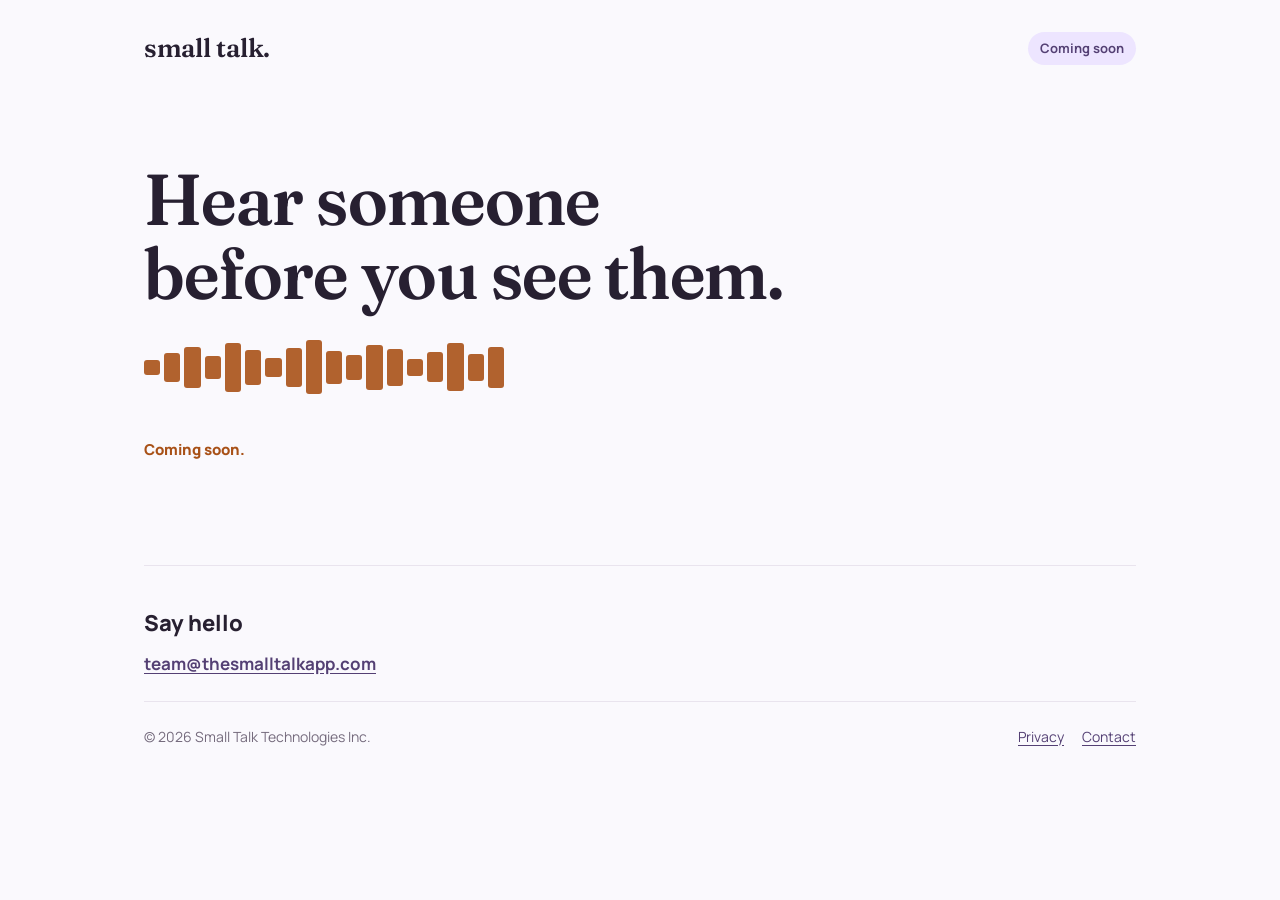
<file: index.html>
<!doctype html>
<html lang="en">
<head>
<meta charset="utf-8">
<meta name="viewport" content="width=device-width, initial-scale=1, viewport-fit=cover">
<title>Small Talk</title>
<meta name="description" content="Small Talk, from Small Talk Technologies Inc. Coming soon.">
<meta property="og:title" content="Small Talk">
<meta property="og:description" content="Hear someone before you see them. Coming soon.">
<meta property="og:url" content="https://thesmalltalkapp.com/">
<meta property="og:type" content="website">
<meta name="theme-color" content="#FAF9FD" media="(prefers-color-scheme: light)">
<meta name="theme-color" content="#1D1924" media="(prefers-color-scheme: dark)">
<link rel="icon" href="favicon.svg" type="image/svg+xml">
<link rel="preconnect" href="https://fonts.googleapis.com">
<link rel="preconnect" href="https://fonts.gstatic.com" crossorigin>
<link rel="stylesheet" href="https://fonts.googleapis.com/css2?family=Fraunces:opsz,wght,SOFT,WONK@9..144,600,0..100,0..1&family=Manrope:wght@400;600;700;800&display=swap">
<link rel="stylesheet" href="site.css">
</head>
<body>
<div class="wrap">
  <header class="site">
    <a class="wordmark" href="/">small talk.</a>
    <span class="pill">Coming soon</span>
  </header>

  <main>
    <section class="hero hero-min" aria-labelledby="hero-title">
      <h1 id="hero-title">Hear someone before you see them.</h1>
      <div class="bars bars-min" aria-hidden="true">
        <i style="height:28%"></i><i style="height:52%"></i><i style="height:74%"></i><i style="height:40%"></i><i style="height:88%"></i><i style="height:62%"></i><i style="height:34%"></i><i style="height:70%"></i><i style="height:96%"></i><i style="height:58%"></i><i style="height:44%"></i><i style="height:80%"></i><i style="height:66%"></i><i style="height:30%"></i><i style="height:54%"></i><i style="height:86%"></i><i style="height:48%"></i><i style="height:72%"></i>
      </div>
      <p class="soon"><b>Coming soon.</b></p>
    </section>

    <section class="contact" aria-labelledby="contact-title">
      <h2 id="contact-title">Say hello</h2>
      <p><a href="mailto:team@thesmalltalkapp.com">team@thesmalltalkapp.com</a></p>
    </section>
  </main>

  <footer class="site">
    <span>© 2026 Small Talk Technologies Inc.</span>
    <nav aria-label="Footer"><a href="privacy.html">Privacy</a><a href="mailto:team@thesmalltalkapp.com">Contact</a></nav>
  </footer>
</div>
</body>
</html>
</file>
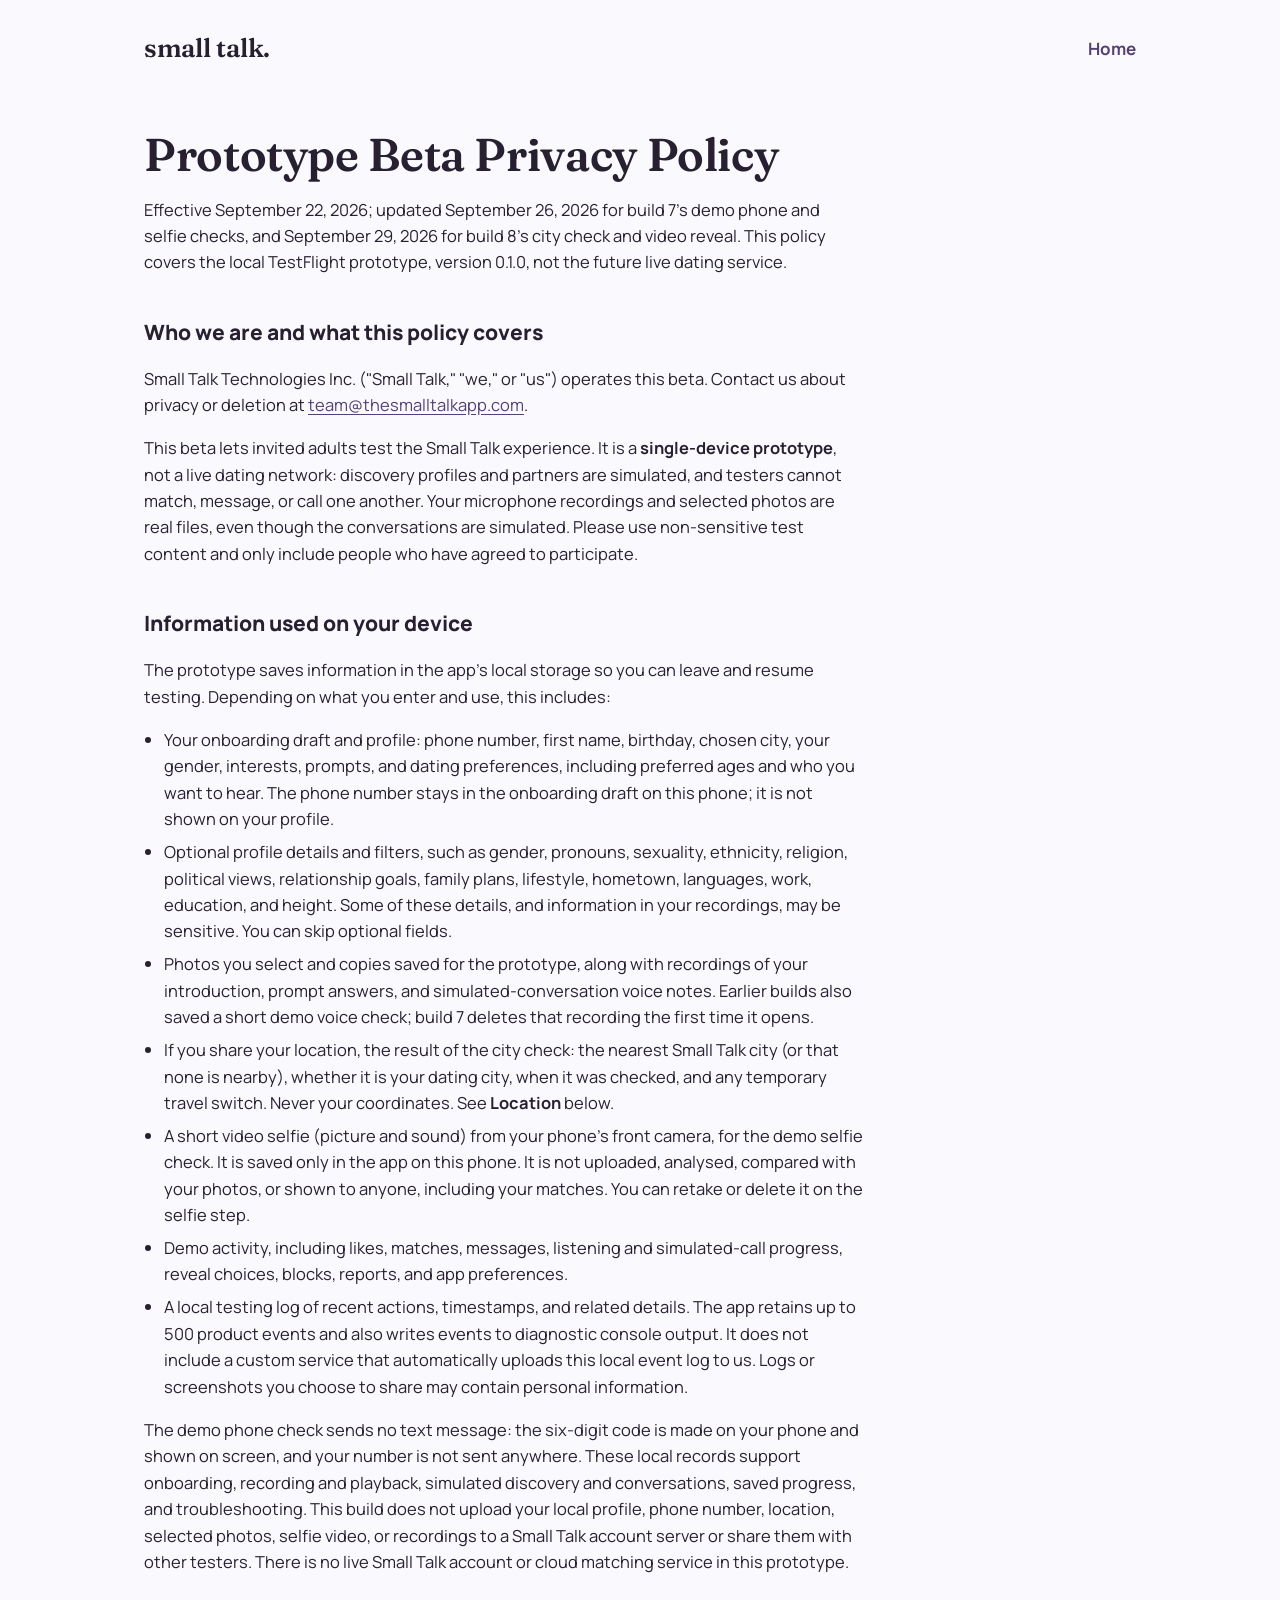
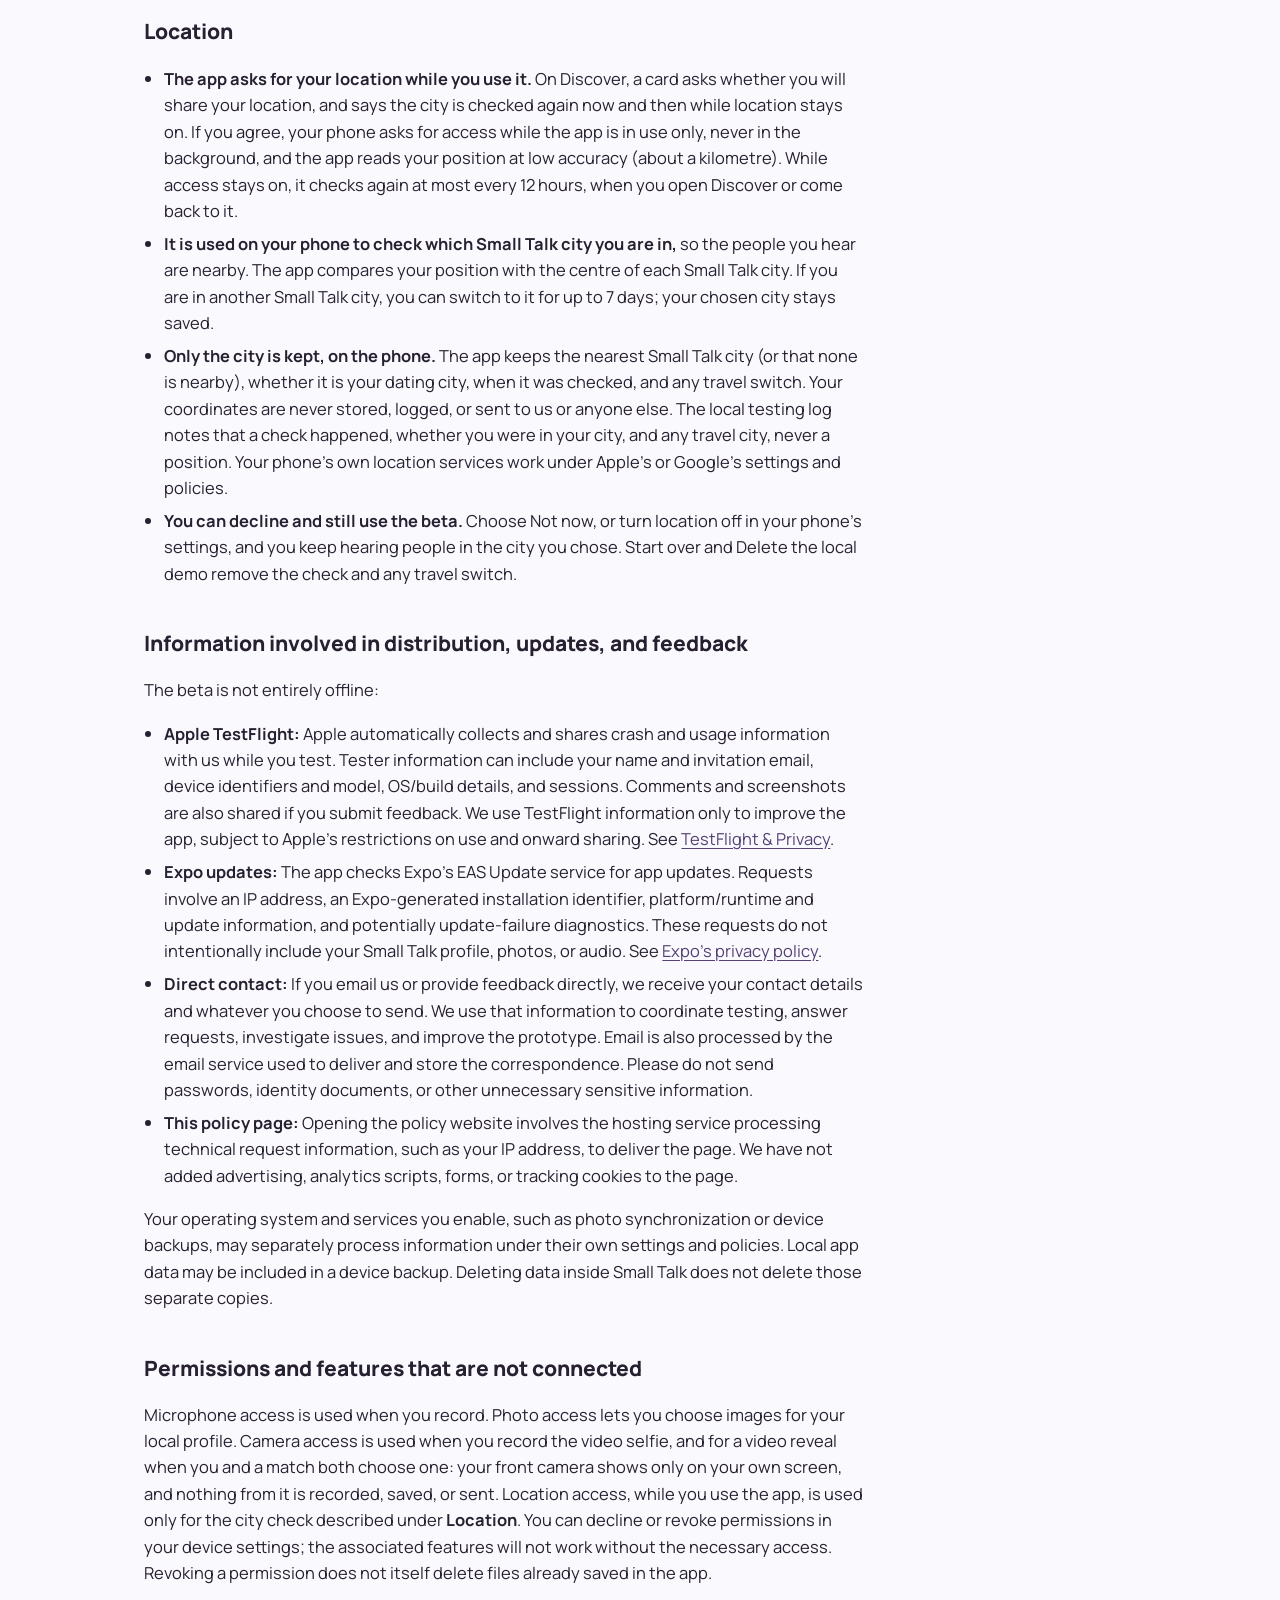
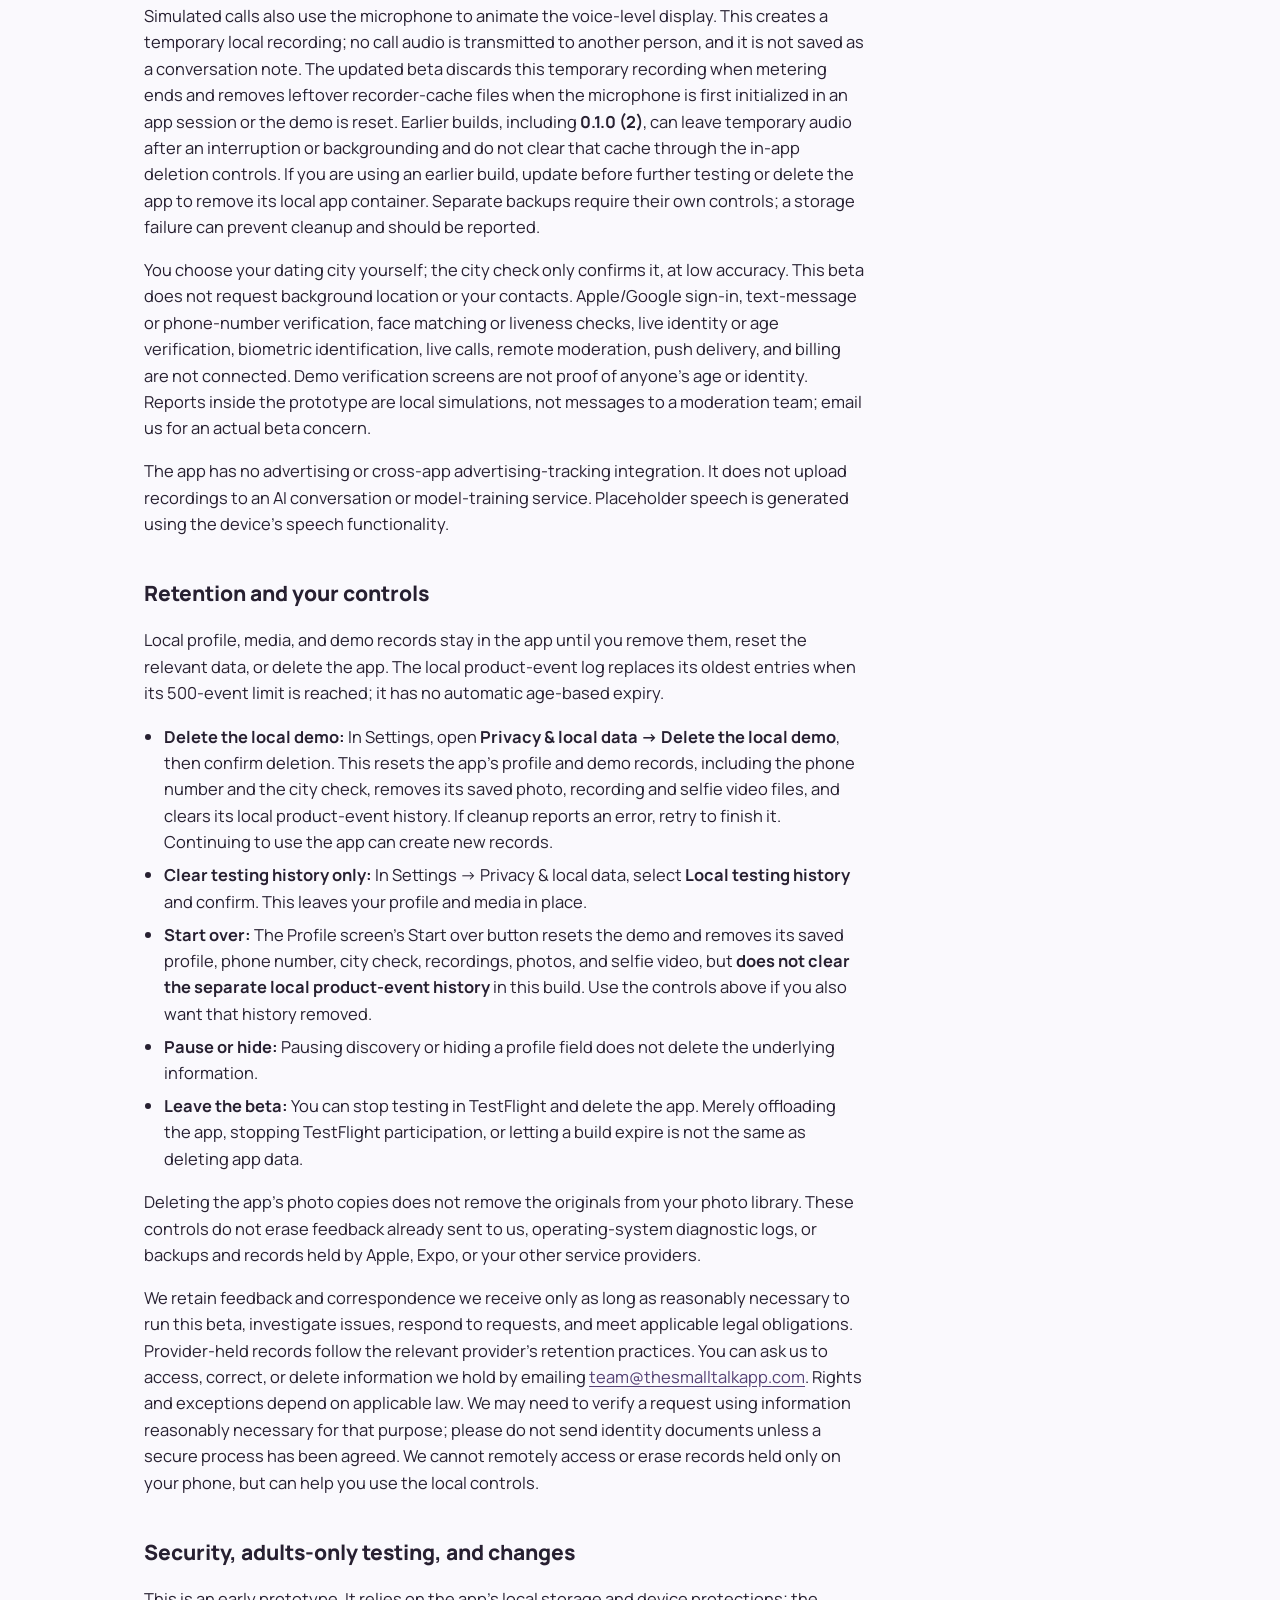
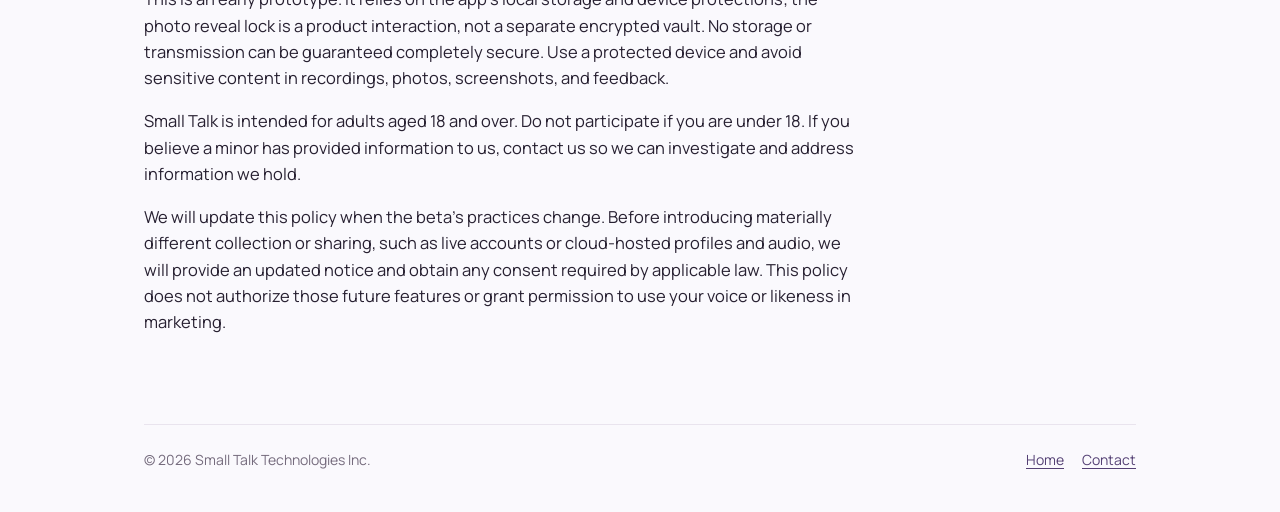
<file: privacy.html>
<!doctype html>
<html lang="en">
<head>
<meta charset="utf-8">
<meta name="viewport" content="width=device-width, initial-scale=1, viewport-fit=cover">
<title>Privacy · Small Talk</title>
<meta name="description" content="Privacy policy for the Small Talk prototype beta, from Small Talk Technologies Inc.">
<link rel="icon" href="favicon.svg" type="image/svg+xml">
<link rel="preconnect" href="https://fonts.googleapis.com">
<link rel="preconnect" href="https://fonts.gstatic.com" crossorigin>
<link rel="stylesheet" href="https://fonts.googleapis.com/css2?family=Fraunces:opsz,wght,SOFT,WONK@9..144,600,0..100,0..1&family=Manrope:wght@400;600;700;800&display=swap">
<link rel="stylesheet" href="site.css">
</head>
<body>
<div class="wrap">
  <header class="site">
    <a class="wordmark" href="/">small talk.</a>
    <a class="back" href="/">Home</a>
  </header>
  <main class="doc">
    <h1>Prototype Beta Privacy Policy</h1>
<p>Effective September 22, 2026; updated September 26, 2026 for build 7's demo phone and selfie checks, and September 29, 2026 for build 8's city check and video reveal. This policy covers the local TestFlight prototype, version 0.1.0, not the future live dating service.</p>
<h2>Who we are and what this policy covers</h2>
<p>Small Talk Technologies Inc. ("Small Talk," "we," or "us") operates this beta. Contact us about privacy or deletion at <a href="mailto:team@thesmalltalkapp.com">team@thesmalltalkapp.com</a>.</p>
<p>This beta lets invited adults test the Small Talk experience. It is a <b>single-device prototype</b>, not a live dating network: discovery profiles and partners are simulated, and testers cannot match, message, or call one another. Your microphone recordings and selected photos are real files, even though the conversations are simulated. Please use non-sensitive test content and only include people who have agreed to participate.</p>
<h2>Information used on your device</h2>
<p>The prototype saves information in the app's local storage so you can leave and resume testing. Depending on what you enter and use, this includes:</p>
<ul><li>Your onboarding draft and profile: phone number, first name, birthday, chosen city, your gender, interests, prompts, and dating preferences, including preferred ages and who you want to hear. The phone number stays in the onboarding draft on this phone; it is not shown on your profile.</li><li>Optional profile details and filters, such as gender, pronouns, sexuality, ethnicity, religion, political views, relationship goals, family plans, lifestyle, hometown, languages, work, education, and height. Some of these details, and information in your recordings, may be sensitive. You can skip optional fields.</li><li>Photos you select and copies saved for the prototype, along with recordings of your introduction, prompt answers, and simulated-conversation voice notes. Earlier builds also saved a short demo voice check; build 7 deletes that recording the first time it opens.</li><li>If you share your location, the result of the city check: the nearest Small Talk city (or that none is nearby), whether it is your dating city, when it was checked, and any temporary travel switch. Never your coordinates. See <b>Location</b> below.</li><li>A short video selfie (picture and sound) from your phone's front camera, for the demo selfie check. It is saved only in the app on this phone. It is not uploaded, analysed, compared with your photos, or shown to anyone, including your matches. You can retake or delete it on the selfie step.</li><li>Demo activity, including likes, matches, messages, listening and simulated-call progress, reveal choices, blocks, reports, and app preferences.</li><li>A local testing log of recent actions, timestamps, and related details. The app retains up to 500 product events and also writes events to diagnostic console output. It does not include a custom service that automatically uploads this local event log to us. Logs or screenshots you choose to share may contain personal information.</li></ul>
<p>The demo phone check sends no text message: the six-digit code is made on your phone and shown on screen, and your number is not sent anywhere. These local records support onboarding, recording and playback, simulated discovery and conversations, saved progress, and troubleshooting. This build does not upload your local profile, phone number, location, selected photos, selfie video, or recordings to a Small Talk account server or share them with other testers. There is no live Small Talk account or cloud matching service in this prototype.</p>
<h2>Location</h2>
<ul><li><b>The app asks for your location while you use it.</b> On Discover, a card asks whether you will share your location, and says the city is checked again now and then while location stays on. If you agree, your phone asks for access while the app is in use only, never in the background, and the app reads your position at low accuracy (about a kilometre). While access stays on, it checks again at most every 12 hours, when you open Discover or come back to it.</li><li><b>It is used on your phone to check which Small Talk city you are in,</b> so the people you hear are nearby. The app compares your position with the centre of each Small Talk city. If you are in another Small Talk city, you can switch to it for up to 7 days; your chosen city stays saved.</li><li><b>Only the city is kept, on the phone.</b> The app keeps the nearest Small Talk city (or that none is nearby), whether it is your dating city, when it was checked, and any travel switch. Your coordinates are never stored, logged, or sent to us or anyone else. The local testing log notes that a check happened, whether you were in your city, and any travel city, never a position. Your phone's own location services work under Apple's or Google's settings and policies.</li><li><b>You can decline and still use the beta.</b> Choose Not now, or turn location off in your phone's settings, and you keep hearing people in the city you chose. Start over and Delete the local demo remove the check and any travel switch.</li></ul>
<h2>Information involved in distribution, updates, and feedback</h2>
<p>The beta is not entirely offline:</p>
<ul><li><b>Apple TestFlight:</b> Apple automatically collects and shares crash and usage information with us while you test. Tester information can include your name and invitation email, device identifiers and model, OS/build details, and sessions. Comments and screenshots are also shared if you submit feedback. We use TestFlight information only to improve the app, subject to Apple's restrictions on use and onward sharing. See <a href="https://www.apple.com/legal/privacy/data/en/test-flight/">TestFlight &amp; Privacy</a>.</li><li><b>Expo updates:</b> The app checks Expo's EAS Update service for app updates. Requests involve an IP address, an Expo-generated installation identifier, platform/runtime and update information, and potentially update-failure diagnostics. These requests do not intentionally include your Small Talk profile, photos, or audio. See <a href="https://expo.dev/privacy">Expo's privacy policy</a>.</li><li><b>Direct contact:</b> If you email us or provide feedback directly, we receive your contact details and whatever you choose to send. We use that information to coordinate testing, answer requests, investigate issues, and improve the prototype. Email is also processed by the email service used to deliver and store the correspondence. Please do not send passwords, identity documents, or other unnecessary sensitive information.</li><li><b>This policy page:</b> Opening the policy website involves the hosting service processing technical request information, such as your IP address, to deliver the page. We have not added advertising, analytics scripts, forms, or tracking cookies to the page.</li></ul>
<p>Your operating system and services you enable, such as photo synchronization or device backups, may separately process information under their own settings and policies. Local app data may be included in a device backup. Deleting data inside Small Talk does not delete those separate copies.</p>
<h2>Permissions and features that are not connected</h2>
<p>Microphone access is used when you record. Photo access lets you choose images for your local profile. Camera access is used when you record the video selfie, and for a video reveal when you and a match both choose one: your front camera shows only on your own screen, and nothing from it is recorded, saved, or sent. Location access, while you use the app, is used only for the city check described under <b>Location</b>. You can decline or revoke permissions in your device settings; the associated features will not work without the necessary access. Revoking a permission does not itself delete files already saved in the app.</p>
<p>Simulated calls also use the microphone to animate the voice-level display. This creates a temporary local recording; no call audio is transmitted to another person, and it is not saved as a conversation note. The updated beta discards this temporary recording when metering ends and removes leftover recorder-cache files when the microphone is first initialized in an app session or the demo is reset. Earlier builds, including <b>0.1.0 (2)</b>, can leave temporary audio after an interruption or backgrounding and do not clear that cache through the in-app deletion controls. If you are using an earlier build, update before further testing or delete the app to remove its local app container. Separate backups require their own controls; a storage failure can prevent cleanup and should be reported.</p>
<p>You choose your dating city yourself; the city check only confirms it, at low accuracy. This beta does not request background location or your contacts. Apple/Google sign-in, text-message or phone-number verification, face matching or liveness checks, live identity or age verification, biometric identification, live calls, remote moderation, push delivery, and billing are not connected. Demo verification screens are not proof of anyone's age or identity. Reports inside the prototype are local simulations, not messages to a moderation team; email us for an actual beta concern.</p>
<p>The app has no advertising or cross-app advertising-tracking integration. It does not upload recordings to an AI conversation or model-training service. Placeholder speech is generated using the device's speech functionality.</p>
<h2>Retention and your controls</h2>
<p>Local profile, media, and demo records stay in the app until you remove them, reset the relevant data, or delete the app. The local product-event log replaces its oldest entries when its 500-event limit is reached; it has no automatic age-based expiry.</p>
<ul><li><b>Delete the local demo:</b> In Settings, open <b>Privacy &amp; local data → Delete the local demo</b>, then confirm deletion. This resets the app's profile and demo records, including the phone number and the city check, removes its saved photo, recording and selfie video files, and clears its local product-event history. If cleanup reports an error, retry to finish it. Continuing to use the app can create new records.</li><li><b>Clear testing history only:</b> In Settings → Privacy &amp; local data, select <b>Local testing history</b> and confirm. This leaves your profile and media in place.</li><li><b>Start over:</b> The Profile screen's Start over button resets the demo and removes its saved profile, phone number, city check, recordings, photos, and selfie video, but <b>does not clear the separate local product-event history</b> in this build. Use the controls above if you also want that history removed.</li><li><b>Pause or hide:</b> Pausing discovery or hiding a profile field does not delete the underlying information.</li><li><b>Leave the beta:</b> You can stop testing in TestFlight and delete the app. Merely offloading the app, stopping TestFlight participation, or letting a build expire is not the same as deleting app data.</li></ul>
<p>Deleting the app's photo copies does not remove the originals from your photo library. These controls do not erase feedback already sent to us, operating-system diagnostic logs, or backups and records held by Apple, Expo, or your other service providers.</p>
<p>We retain feedback and correspondence we receive only as long as reasonably necessary to run this beta, investigate issues, respond to requests, and meet applicable legal obligations. Provider-held records follow the relevant provider's retention practices. You can ask us to access, correct, or delete information we hold by emailing <a href="mailto:team@thesmalltalkapp.com">team@thesmalltalkapp.com</a>. Rights and exceptions depend on applicable law. We may need to verify a request using information reasonably necessary for that purpose; please do not send identity documents unless a secure process has been agreed. We cannot remotely access or erase records held only on your phone, but can help you use the local controls.</p>
<h2>Security, adults-only testing, and changes</h2>
<p>This is an early prototype. It relies on the app's local storage and device protections; the photo reveal lock is a product interaction, not a separate encrypted vault. No storage or transmission can be guaranteed completely secure. Use a protected device and avoid sensitive content in recordings, photos, screenshots, and feedback.</p>
<p>Small Talk is intended for adults aged 18 and over. Do not participate if you are under 18. If you believe a minor has provided information to us, contact us so we can investigate and address information we hold.</p>
<p>We will update this policy when the beta's practices change. Before introducing materially different collection or sharing, such as live accounts or cloud-hosted profiles and audio, we will provide an updated notice and obtain any consent required by applicable law. This policy does not authorize those future features or grant permission to use your voice or likeness in marketing.</p>
  </main>
  <footer class="site">
    <span>© 2026 Small Talk Technologies Inc.</span>
    <nav aria-label="Footer"><a href="/">Home</a><a href="mailto:team@thesmalltalkapp.com">Contact</a></nav>
  </footer>
</div>
</body>
</html>
</file>
<file: site.css>
:root{
  color-scheme:light;
  --bg:#FAF9FD; --surface:#FFFFFF; --text:#272031; --muted:#756B7D; --border:#E9E4EE;
  --voice:#FFBD69; --on-voice:#2B1F18; --voice-ink:#A85117; --voice-surface:#FFF0DB;
  --own-surface:#EDE5FF; --own-ink:#544074; --liked-ink:#B53660;
  --display:"Fraunces", Georgia, "Times New Roman", serif;
  --fraunces-axes:"WONK" 0, "SOFT" 30;
  --body:"Manrope", ui-sans-serif, system-ui, -apple-system, "Segoe UI", sans-serif;
}
@media (prefers-color-scheme: dark){
  :root{
    color-scheme:dark;
    --bg:#1D1924; --surface:#2C2535; --text:#FCF8FF; --muted:#C4BACD; --border:#403749;
    --voice-ink:#FFBD69; --voice-surface:#3B2C26; --own-surface:#44335B; --own-ink:#E6D8FF; --liked-ink:#FFA4C3;
  }
}
*{box-sizing:border-box}
html{-webkit-text-size-adjust:100%}
body{margin:0;background:var(--bg);color:var(--text);font-family:var(--body);font-size:17px;line-height:1.6;-webkit-font-smoothing:antialiased}
a{color:var(--own-ink);text-underline-offset:3px}
a:focus-visible{outline:2px solid var(--own-ink);outline-offset:3px;border-radius:6px}
.wrap{max-width:1040px;margin:0 auto;padding-inline:24px}
header.site{display:flex;align-items:center;justify-content:space-between;gap:16px;padding-block:28px}
.wordmark{font-family:var(--display);font-variation-settings:var(--fraunces-axes);font-weight:600;font-size:26px;letter-spacing:-.01em;color:var(--text);text-decoration:none}
.pill{font-size:13px;font-weight:700;padding:6px 12px;border-radius:999px;background:var(--own-surface);color:var(--own-ink);white-space:nowrap}

/* Home */
.hero{display:grid;gap:28px;padding-block:48px 72px}
@media (min-width:880px){ .hero{grid-template-columns:minmax(0,1.15fr) minmax(0,.85fr);align-items:center;gap:56px;padding-block:72px 96px} }
.hero h1{font-family:var(--display);font-variation-settings:var(--fraunces-axes);font-weight:600;font-size:clamp(40px,6.4vw,72px);line-height:1.04;letter-spacing:-.01em;margin:0;text-wrap:balance}
.hero p.lede{font-size:clamp(18px,2.1vw,21px);max-width:34ch;margin:0;color:var(--text)}
.soon{display:flex;flex-wrap:wrap;align-items:center;gap:10px 16px;font-size:15px;color:var(--muted)}
.soon b{color:var(--voice-ink);font-weight:800}
.note{background:var(--voice-surface);border-radius:28px;padding:28px 26px;display:grid;gap:18px}
.note-top{display:flex;justify-content:space-between;align-items:baseline;font-weight:700;font-size:15px}
.note-top span{color:var(--muted);font-weight:600;font-variant-numeric:tabular-nums}
.bars{display:flex;align-items:center;gap:4px;height:84px}
.bars i{flex:1;min-width:3px;border-radius:3px;background:var(--voice-ink);opacity:.9}
.note-foot{display:flex;align-items:center;gap:12px;font-weight:700;font-size:15px}
.play{display:inline-grid;place-items:center;width:44px;height:44px;border-radius:999px;background:var(--voice);color:var(--on-voice)}
.lock{font-size:14px;color:var(--muted);font-weight:600}
@media (prefers-reduced-motion:no-preference){
  .bars i{animation:breathe 2.4s ease-in-out infinite;transform-origin:center}
  .bars i:nth-child(3n){animation-delay:-.6s}.bars i:nth-child(3n+1){animation-delay:-1.3s}
  @keyframes breathe{0%,100%{transform:scaleY(1)}50%{transform:scaleY(.72)}}
}
.steps{display:grid;gap:14px;padding-block:8px 72px}
@media (min-width:760px){ .steps{grid-template-columns:repeat(3,minmax(0,1fr))} }
.step{background:var(--surface);border:1px solid var(--border);border-radius:22px;padding:22px}
.step h2{font-size:19px;font-weight:800;margin:6px 0 6px}
.step p{margin:0;color:var(--muted);font-size:16px}
.step .n{font-weight:800;color:var(--voice-ink);font-size:14px;font-variant-numeric:tabular-nums}
.contact{border-top:1px solid var(--border);padding-block:40px 24px;display:grid;gap:8px}
.contact h2{font-size:22px;font-weight:800;margin:0}
.contact p{margin:0;color:var(--muted)}
.contact a{font-weight:700}
footer.site{border-top:1px solid var(--border);padding-block:24px 40px;display:flex;flex-wrap:wrap;gap:8px 20px;justify-content:space-between;color:var(--muted);font-size:14px}
footer.site nav{display:flex;gap:18px}

.hero-min{grid-template-columns:1fr !important;gap:28px;padding-block:64px 88px;max-width:760px}
.bars-min{height:56px;max-width:360px}

/* Privacy */
.doc{max-width:72ch;padding-block:24px 72px}
.doc h1{font-family:var(--display);font-variation-settings:var(--fraunces-axes);font-weight:600;font-size:clamp(32px,5vw,46px);line-height:1.1;letter-spacing:-.008em;margin:8px 0 12px;text-wrap:balance}
.doc h2{font-size:21px;font-weight:800;margin:40px 0 10px;text-wrap:balance}
.doc p,.doc li{font-size:16.5px}
.doc ul{padding-left:1.2em}
.doc li+li{margin-top:.4em}
.doc .meta{color:var(--muted)}
.back{font-weight:700;text-decoration:none}
</file>
